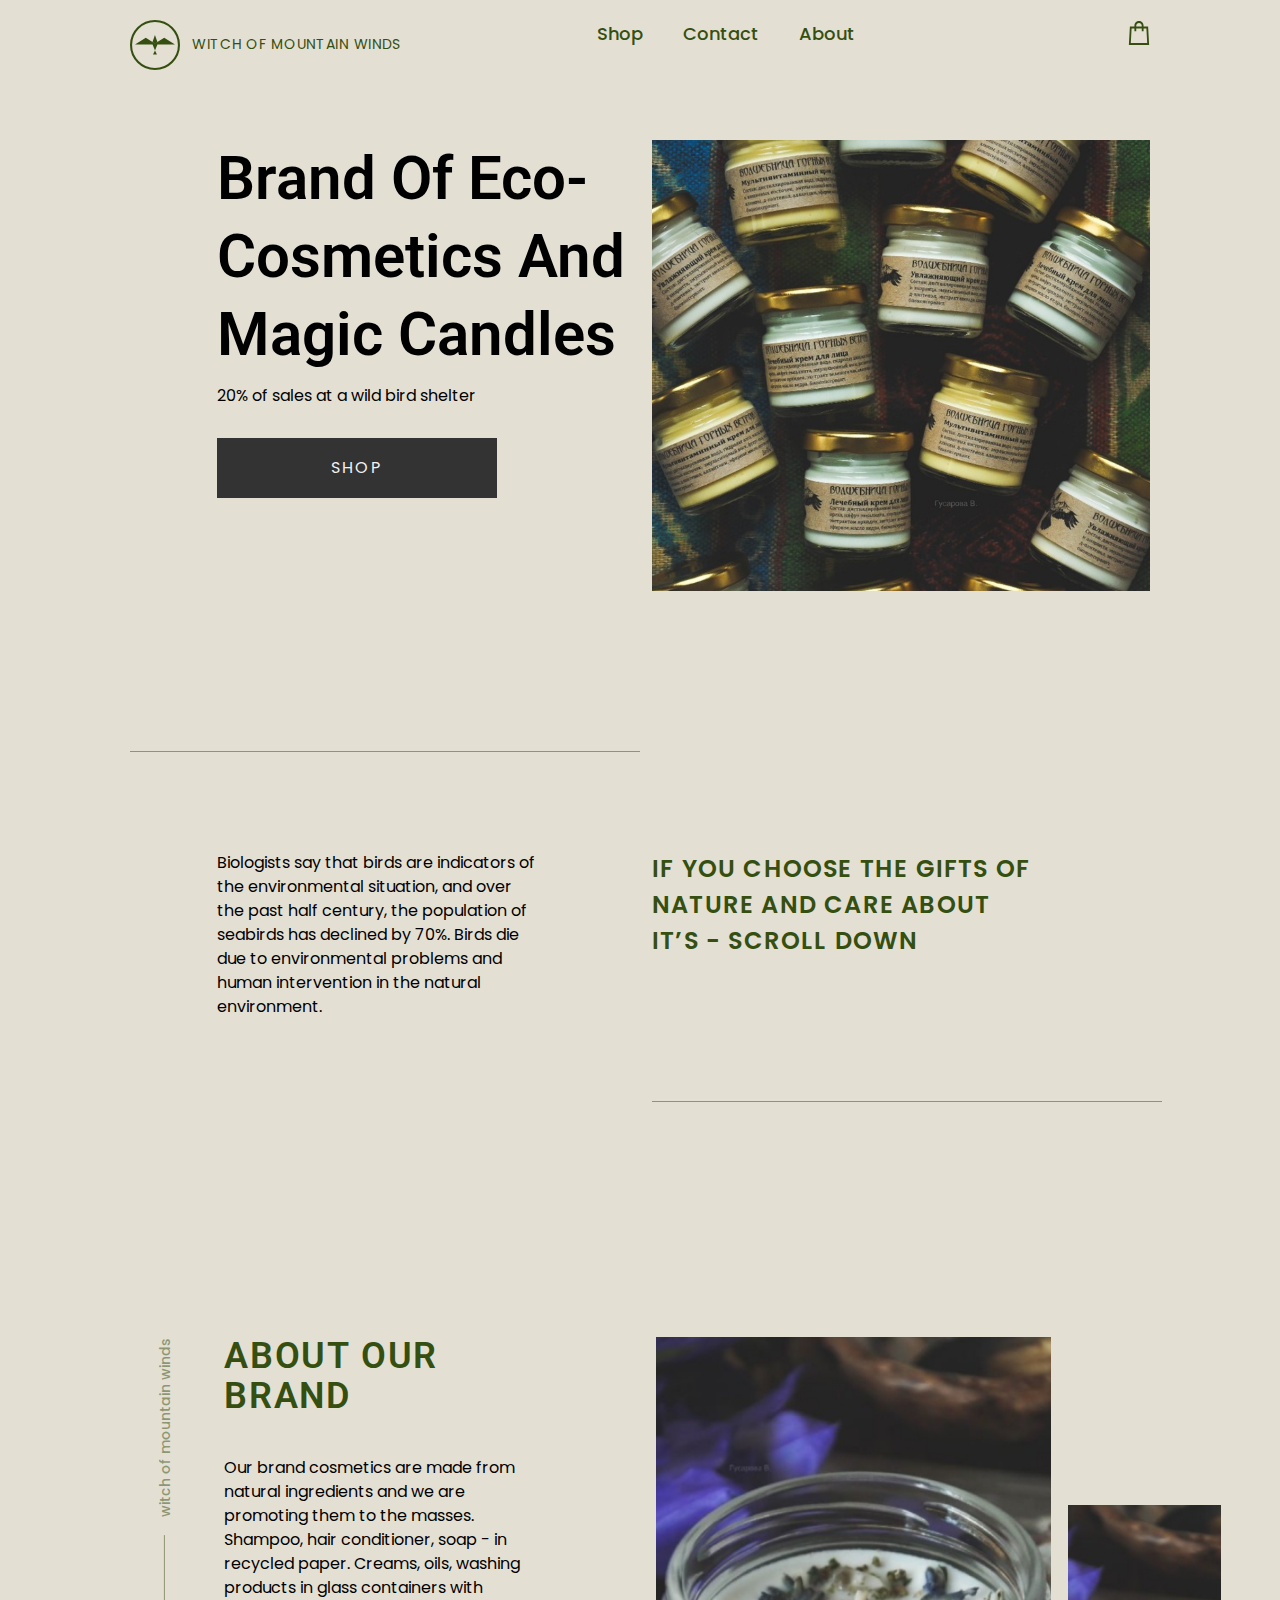
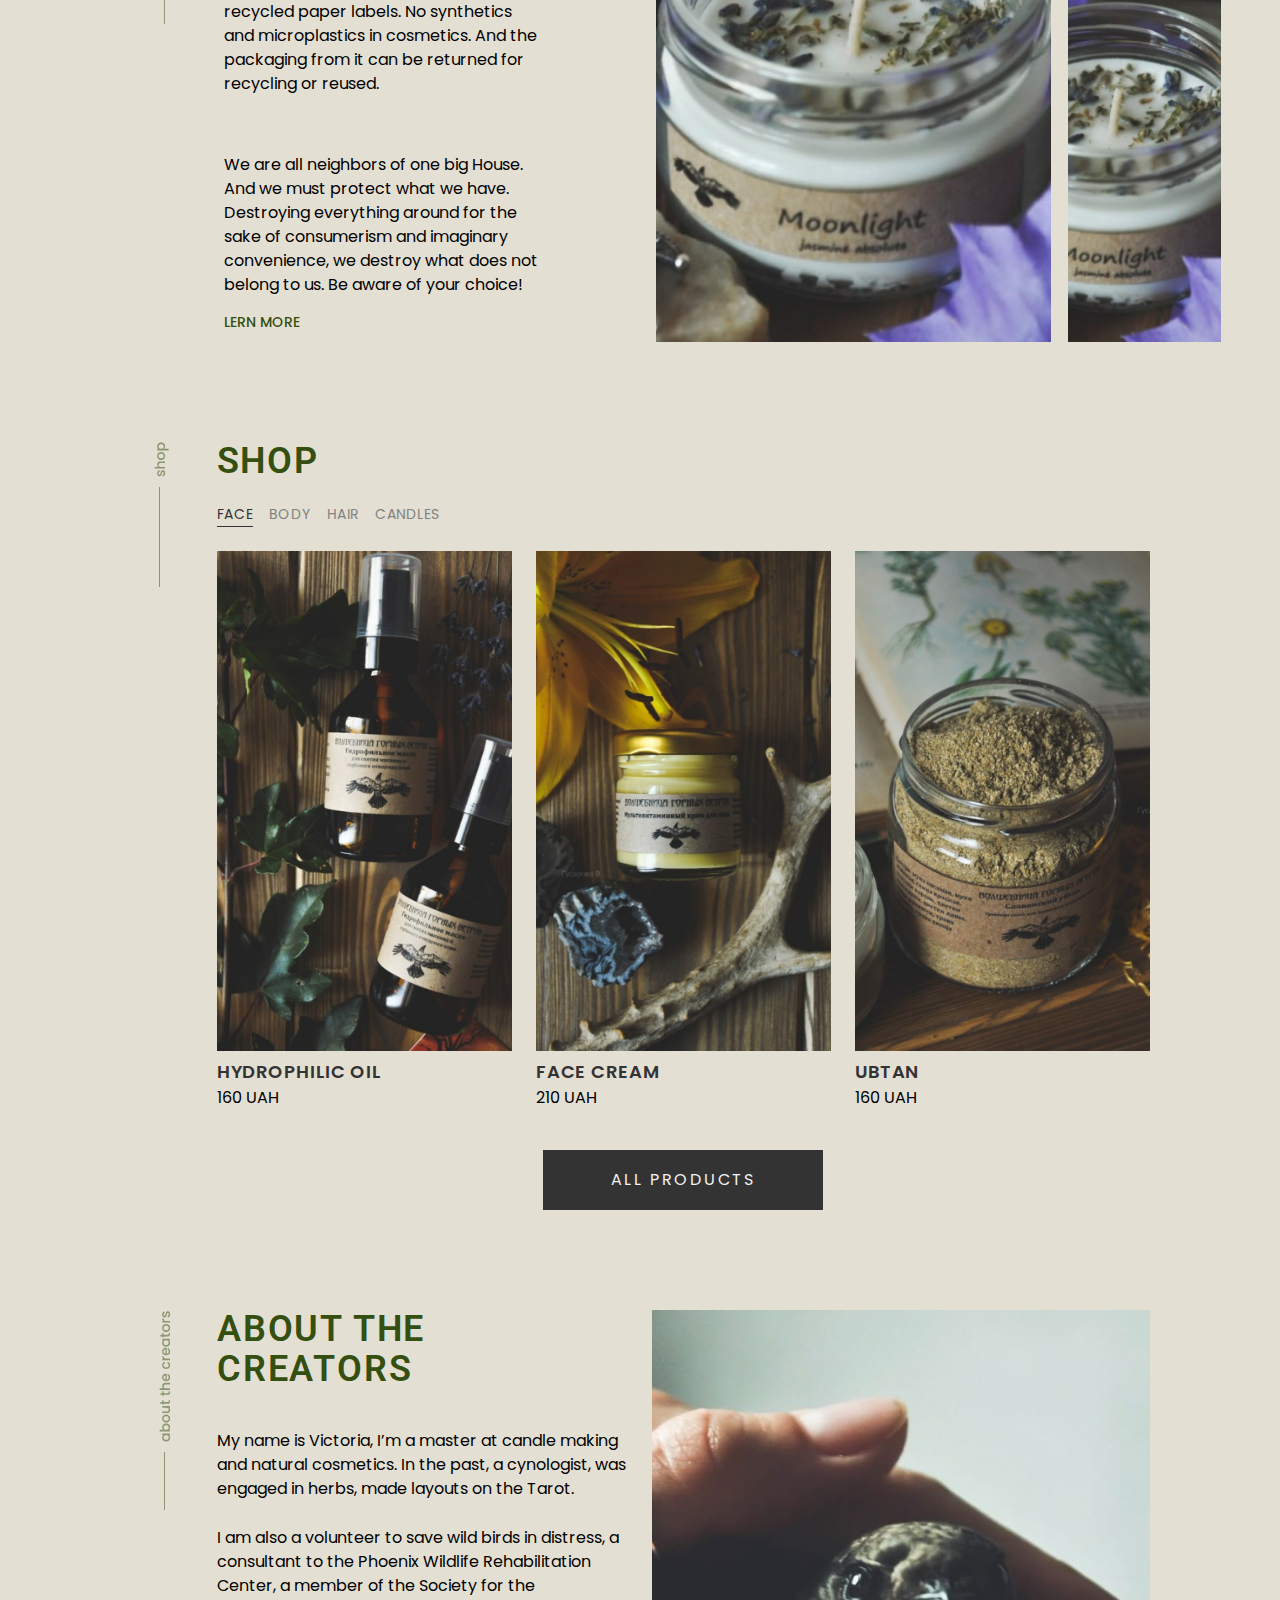
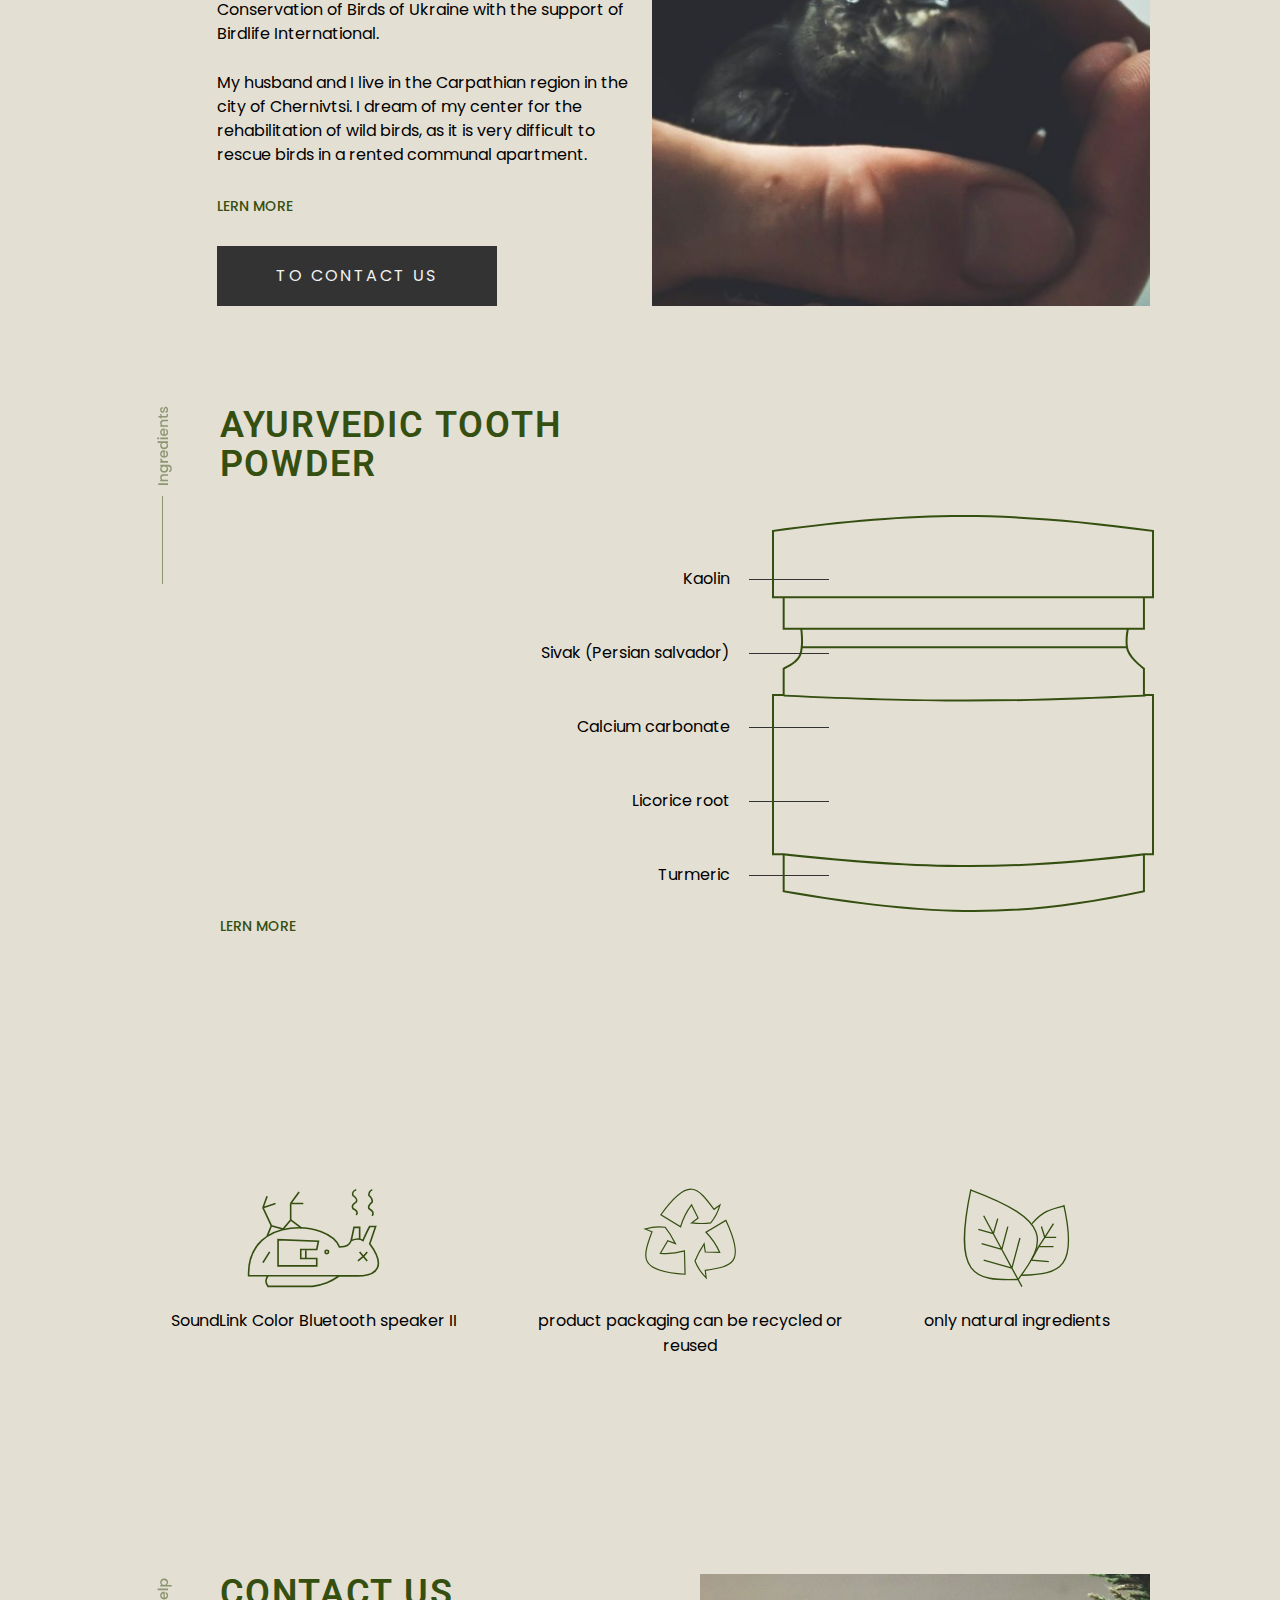
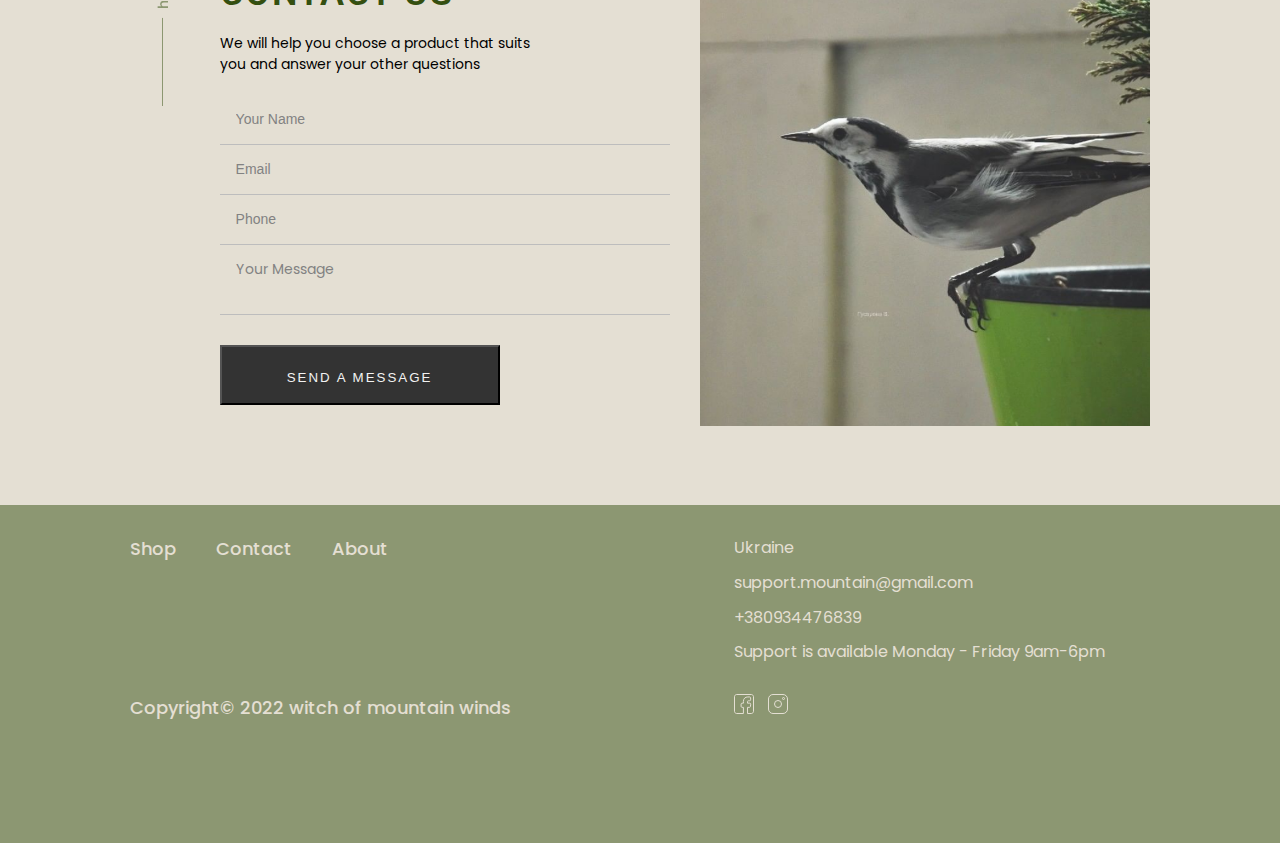
<file: index.html>
<!DOCTYPE html><html lang="en" class="page"><head><meta charset="UTF-8"><meta name="viewport" content="width=device-width, initial-scale=1.0"><title>Eco cosmetics</title><link rel="shortcut icon" href="logo.81797485.svg" type="image/eco-cosmetics"><link rel="stylesheet" href="main.2b374fbc.css"><link rel="preconnect" href="https://fonts.googleapis.com"><link rel="preconnect" href="https://fonts.gstatic.com" crossorigin="anonymus"><link href="https://fonts.googleapis.com/css2?family=Inter:wght@400;700;800&family=Poppins:wght@400;500;600&family=Roboto:wght@400;700&display=swap" rel="stylesheet"><link rel="stylesheet" href="https://unpkg.com/swiper@8/swiper-bundle.min.css"><script src="https://unpkg.com/swiper@8/swiper-bundle.min.js">
    </script></head><body class="page__body"> <header class="page__header header"> <div class="container"> <div class="page__icon-container"> <a href="#menu"> <img src="menu.f4f8c269.svg" alt="menu icon" class="header__icon icon--menu"> </a> <div class="header__logo__text"> witch of mountain winds </div> <a href="#"> <img src="logo.81797485.svg" alt="logo" class="header__icon icon icon--logo"> </a> <nav class="header__nav nav"> <ul class="nav__list"> <li class="nav__list__item"> <a href="#shop" class="header__link">Shop</a> </li> <li class="nav__list__item"> <a href="#contact__f" class="header__link">Contact</a> </li> <li class="nav__list__item"> <a href="#about" class="header__link">About</a> </li> </ul> </nav> <a href="#shop"> <img src="shop-header.ccfb9323.svg" alt="logo" class="header__icon icon icon--shop"> </a> </div> <div class="header__content"> <div class="header__img"> </div> <div class="header__title"> <h1 class="header__title-main"> Brand of eco- <br>cosmetics and magic candles </h1> <div class="header__title-second"> 20% of sales at a wild bird shelter </div> <a href="#shop" class="button header__title-button">shop</a> </div> </div> </div> </header> <nav class="page__menu menu" id="menu"> <div class="container"> <div class="menu__content"> <div class="menu__icon"> <a href="#" class="menu__icon-close"></a> </div> <ul class="menu__list"> <li class="menu__list__item"> <a href="#shop" class="menu__list__link">Shop</a> </li> <li class="menu__list__item"> <a href="#contact__f" class="menu__list__link">Contact</a> </li> <li class="menu__list__item"> <a href="#about" class="menu__list__link">About</a> </li> </ul> </div> </div> </nav> <main> <section class="page__section about__us" id="about"> <div class="container"> <div class="about__us-content"> <div class="about__us-text about__us-text--desktop pargraph-text"> Biologists say that birds are indicators of the environmental situation, and over the past half century, the population of seabirds has declined by 70%. Birds die due to environmental problems and human intervention in the natural environment. </div> <a href="#about__us" class="about__us-title-small"> <div class="about__us-title-small-text"> if you choose the gifts of <br> nature and care about <br> it’s - scroll down </div> </a> </div> <div class="about__us-container" id="about__us"> <div class="before__title"> <div class="before__title-content"> witch of mountain winds </div> </div> <div class="about__us-title"> <h1 class="about__us-title-big page__section__title"> about our brand </h1> <div class="about__us-text"> <p class="about__us-text-tablet pargraph-text"> Our brand cosmetics are made from natural ingredients and we are promoting them to the masses. Shampoo, hair conditioner, soap - in recycled paper. Creams, oils, washing products in glass containers with recycled paper labels. No synthetics and microplastics in cosmetics. And the packaging from it can be returned for recycling or reused. </p> <br> <p class="about__us-text--desktop pargraph-text"> We are all neighbors of one big House. And we must protect what we have. Destroying everything around for the sake of consumerism and imaginary convenience, we destroy what does not belong to us. Be aware of your choice! </p> <div class="about__us-link link"> <a href="#" class="about__us-link-item link">lern more</a> </div> </div> </div> <div class="about__us-img-container"> <img src="candle-big.e4eb2ebc.jpg" alt="candle-big" class="about__us-img about__us-img--big"> <img src="candle-small.e1971f01.jpg" alt="candle" class="about__us-img about__us-img--small"> </div> </div> </div> </section> <section class="page__section shop" id="shop"> <div class="container shop--container"> <div class="shop__title"> <h1 class="page__section__title shop__section__title">Shop</h1> </div> <div class="shop__nav"> <ul class="shop__nav__list tabs__links"> <li class="shop__nav__link"> <a href="#content-1" class="shop__nav__item shop__nav__item--first" checked>face</a> </li> <li class="shop__nav__link"> <a href="#content-2" class="shop__nav__item shop__nav__item--body">body</a> </li> <li class="shop__nav__link"> <a href="#content-3" class="shop__nav__item shop__nav__item--hair">hair</a> </li> <li class="shop__nav__link"> <a href="#content-4" class="shop__nav__item shop__nav__item--candles">candles</a> </li> </ul> </div> <div class="swiper slider"> <div class="shop__gallery swiper-wrapper slider__wrapper"> <div class="shop__gallery-item slider__slide swiper-slide"> <img src="gallery-1.1368a8dc.png" alt="Hydrophilic oil" class="shop__gallery__photo"> <div class="shop__item-title"> <a href="oil.html" class="shop__link">Hydrophilic oil</a> </div> <div class="shop__item-price"> 160 UAH </div> </div> <div class="shop__gallery-item slider__slide swiper-slide shop__gallery-item--tablet"> <img src="gallery-2.92f01d46.png" alt="Face cream" class="shop__gallery__photo"> <div class="shop__item-title"> <a href="face_cream.html" class="shop__link">Face cream</a> </div> <div class="shop__item-price"> 210 UAH </div> </div> <div class="shop__gallery-item slider__slide swiper-slide shop__gallery-item--desktop"> <img src="gallery-3.c9549e8e.png" alt="ubtan" class="shop__gallery__photo"> <div class="shop__item-title"> <a href="ubtan.html" class="shop__link">ubtan</a> </div> <div class="shop__item-price"> 160 UAH </div> </div> </div> </div> <div class="swiper-button-prev slider__button"></div> <div class="swiper-button-next slider__button"></div> <div class="shop__gallery"> <div class="shop__gallery-item"> <img src="gallery-1.1368a8dc.png" alt="Hydrophilic oil" class="shop__gallery__photo"> <div class="shop__item-title"> <a href="oil.html" class="shop__link">Hydrophilic oil</a> </div> <div class="shop__item-price"> 160 UAH </div> </div> <div class="shop__gallery-item shop__gallery-item--tablet"> <img src="gallery-2.92f01d46.png" alt="Face cream" class="shop__gallery__photo"> <div class="shop__item-title"> <a href="face_cream.html" class="shop__link">Face cream</a> </div> <div class="shop__item-price"> 210 UAH </div> </div> <div class="shop__gallery-item shop__gallery-item--desktop"> <img src="gallery-3.c9549e8e.png" alt="ubtan" class="shop__gallery__photo"> <div class="shop__item-title"> <a href="ubtan.html" class="shop__link">ubtan</a> </div> <div class="shop__item-price"> 160 UAH </div> </div> </div> <div class="shop__button"> <a href="face_cream.html" class="button">all products</a> </div> </div> </section> <section class="page__section about__creator" id="about-creator"> <div class="container about__creator--container"> <div class="about__creator__content"> <div class="about__creator__title"> <h1 class="page__section__title about__creator__section__title"> about the <br> creators </h1> </div> <div class="about__creator__text pargraph-text"> My name is Victoria, I’m a master at candle making and natural cosmetics. In the past, a cynologist, was engaged in herbs, made layouts on the Tarot. </div> <br> <div class="about__creator__text pargraph-text"> I am also a volunteer to save wild birds in distress, a consultant to the Phoenix Wildlife Rehabilitation Center, a member of the Society for the Conservation of Birds of Ukraine with the support of Birdlife International. </div> <br> <div class="about__creator__text pargraph-text about__creator__text--desktop"> My husband and I live in the Carpathian region in the city of Chernivtsi. I dream of my center for the rehabilitation of wild birds, as it is very difficult to rescue birds in a rented communal apartment. </div> <div class="about__creator-link link"> <a href="#" class="about__creator-item link">lern more</a> </div> <div class="about__creator__button"> <a href="#contact__f" class="button">to contact us</a> </div> </div> <div class="about__creator-img about__creator-img--tablet"> <img src="bird_in_hends.d12bc3e9.png" alt="bird" class="about__creator__photo"> </div> </div>  </section> <section class="page__section ayurvedic"> <div class="container"> <div class="ayurvedic__container"> <div class="ayurvedic__content"> <div class="ayurvedic__title"> <h1 class="page__section__title"> Ayurvedic Tooth <br> Powder </h1> </div> </div> <div class="ayurvedic__wrapper"> <ul class="ayurvedic__list"> <li class="ayurvedic__item">Kaolin</li> <li class="ayurvedic__item">Sivak (Persian salvador)</li> <li class="ayurvedic__item">Calcium carbonate</li> <li class="ayurvedic__item">Licorice root</li> <li class="ayurvedic__item">Turmeric</li> </ul> <div class="ayurvedic__image"> <img src="jar.ace7f322.svg" alt="jar" class="ayurvedic__photo"> </div> </div> <div class="ayurvedic-link"> <a href="#" class="ayurvedic-item link">lern more</a> </div> </div> </div> </section> <section class="page__section advantage"> <div class="container"> <div class="advantage__container"> <div class="advantages"> <img src="icon-1.ad893929.svg" alt="Bose portable Smart speaker" class="advantages__photo"> <p class="advantages__title"> SoundLink Color Bluetooth speaker II </p> </div> <div class="advantages"> <img src="icon-2.8b550384.svg" alt="SoundLink Flex Bluetooth speaker" class="advantages__photo"> <p class="advantages__title"> product packaging can be recycled or <br> reused </p> </div> <div class="advantages"> <img src="icon-3.75a8b9ad.svg" alt="SoundLink Color Bluetooth speaker II" class="advantages__photo"> <p class="advantages__title"> only natural ingredients </p> </div> </div> </div> </section> <section class="page__section contact__form" id="contact__f"> <div class="container"> <div class="contact__form-wrapper"> <div class="contact__form__content"> <h1 class="page__section__title contact__form__title"> contact us </h1> <div class="contact__form__description"> We will help you choose a product that suits you and answer your other questions </div> <form action="www.action.com" method="get" autocomplete="on" class="contact__form-form"> <input type="text" name="text" class="contact__form__field" placeholder="your name" required> <input type="email" name="email" class="contact__form__field" placeholder="email" required> <input type="phone" name="phone" class="contact__form__field" placeholder="phone" required> <textarea name="textarea" class="contact__form__field contact__form--textarea" placeholder="Your message"></textarea> <div class="contact__form__button"> <button class="button">send a message</button> </div> </form> </div> <div class="contact__form__img"> <img src="bird.64c9efb6.png" alt="bird" class="contact__form__photo"> </div> </div> </div> </section> </main> <footer class="footer"> <div class="container footer--container"> <div class="footer__nav"> <ul class="footer__list"> <li class="footer__list__item"> <a href="#shop" class="footer__link">Shop</a> </li> <li class="footer__list__item"> <a href="#contact__f" class="footer__link">Contact</a> </li> <li class="footer__list__item"> <a href="#about" class="footer__link">About</a> </li> </ul> </div> <div class="footer__icons"> <a href="https://www.facebook.com/" class="footer__icon__link" target="_blank"> <img src="facebook.552bd7ea.svg" alt="facebook" class="footer__icons__item"> </a> <a href="https://www.instagram.com/" class="footer__icon__link" target="_blank"> <img src="instagram.57141b33.svg" alt="instagram" class="footer__icons__item"> </a> </div> <div class="footer__contact__information"> <div class="footer__contact__information__item"> <a href="https://goo.gl/maps/bpHeeobhbmt1eSRQ7" class="footer__contact__information__link">Ukraine</a> </div> <div class="footer__contact__information__item"> <a href="mailto:support.mountain@gmail.com" class="footer__contact__information__link" target="_blank">support.mountain@gmail.com</a> </div> <div class="footer__contact__information__item"> <a href="tel:+380934476839" class="footer__contact__information__link">+380934476839</a> </div> <div class="footer__contact__information__link">Support is available Monday - Friday 9am-6pm</div> </div> <div class="footer__rights"> <div class="footer__rights-text">© 2022 witch of mountain winds</div> </div> </div> </footer> <script type="text/javascript" src="main.b18ad2eb.js">
    </script> </body></html>
</file>
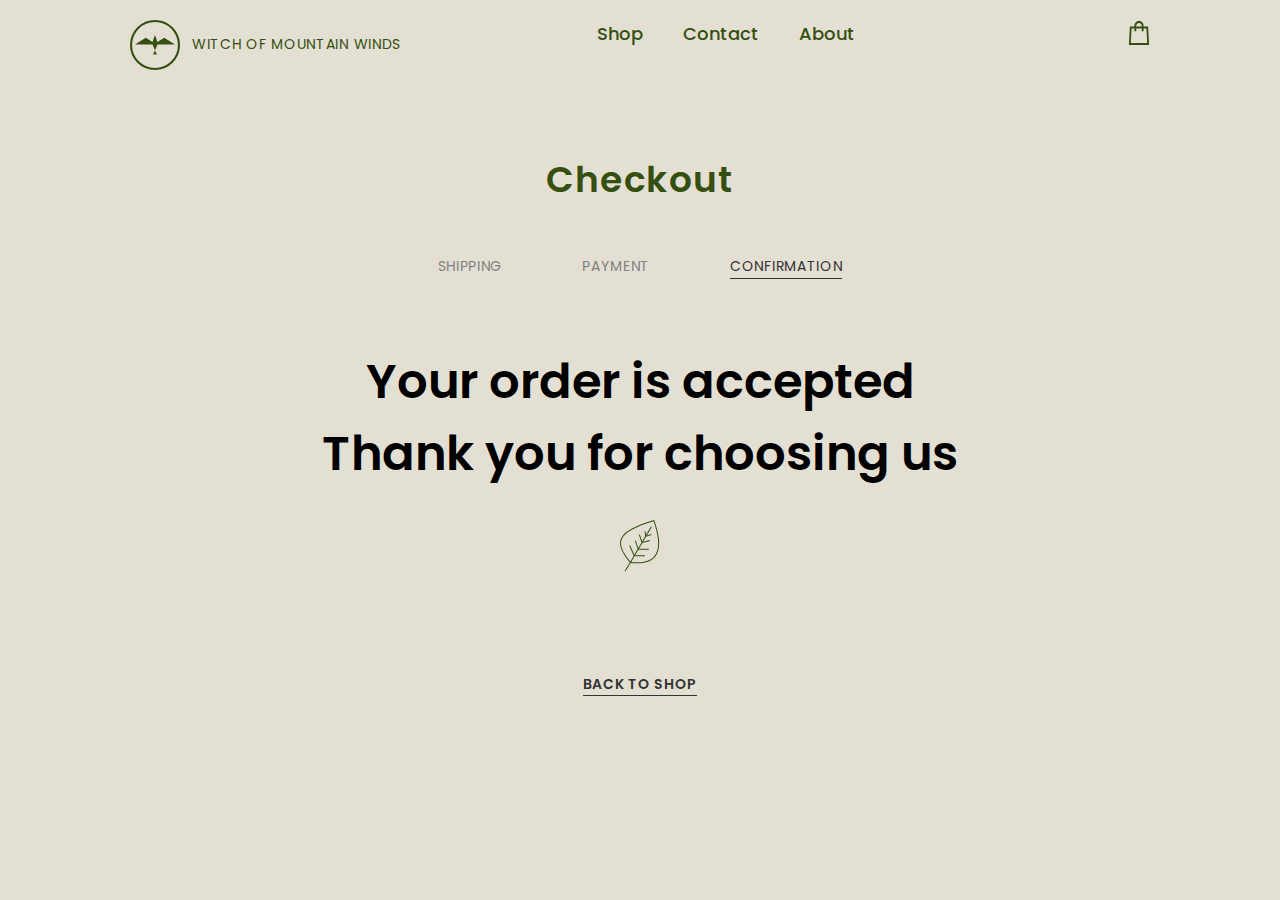
<file: confirmation.html>
<!DOCTYPE html><html lang="en" class="page"><head><meta charset="UTF-8"><meta name="viewport" content="width=device-width, initial-scale=1.0"><title>Eco cosmetics</title><link rel="shortcut icon" href="logo.81797485.svg" type="image/eco-cosmetics"><link rel="stylesheet" href="main.2b374fbc.css"><link rel="preconnect" href="https://fonts.googleapis.com"><link rel="preconnect" href="https://fonts.gstatic.com" crossorigin="anonymus"><link href="https://fonts.googleapis.com/css2?family=Inter:wght@400;700;800&family=Poppins:wght@400;500;600&family=Roboto:wght@400;700&display=swap" rel="stylesheet"><link rel="stylesheet" href="https://unpkg.com/swiper@8/swiper-bundle.min.css"><script src="https://unpkg.com/swiper@8/swiper-bundle.min.js">
    </script></head><body class="page__body"> <header class="page__header header"> <div class="container"> <div class="page__icon-container"> <a href="#menu"> <img src="menu.f4f8c269.svg" alt="menu icon" class="header__icon icon--menu"> </a> <div class="header__logo__text"> witch of mountain winds </div> <a href="#"> <img src="logo.81797485.svg" alt="logo" class="header__icon icon icon--logo"> </a> <nav class="header__nav nav"> <ul class="nav__list"> <li class="nav__list__item"> <a href="index.html#shop" class="header__link">Shop</a> </li> <li class="nav__list__item"> <a href="index.html#contact__f" class="header__link">Contact</a> </li> <li class="nav__list__item"> <a href="index.html#about" class="header__link">About</a> </li> </ul> </nav> <a href="index.html#shop"> <img src="shop-header.ccfb9323.svg" alt="logo" class="header__icon icon icon--shop"> </a> </div> </div> </header> <nav class="page__menu menu" id="menu"> <div class="container"> <div class="menu__content"> <div class="menu__icon"> <a href="./index" class="menu__icon-close"></a> </div> <ul class="menu__list"> <li class="menu__list__item"> <a href="index.html#shop" class="menu__list__link">Shop</a> </li> <li class="menu__list__item"> <a href="index.html#contact__f" class="menu__list__link">Contact</a> </li> <li class="menu__list__item"> <a href="index.html#about" class="menu__list__link">About</a> </li> </ul> </div> </div> </nav> <main> <section class="page__section order__form" id="contact__f"> <div class="container"> <div class="order__form-wrapper"> <div class="order__form__content"> <div class="order__form__checkout"> checkout </div> <div class="order__form__shipping"> confirmation </div> </div> <div class="order__form__nav"> <ul class="shop__nav__list order__form__nav__list"> <li class="shop__nav__link"> <a href="#content-1" class="shop__nav__item" checked>shipping</a> </li> <li class="shop__nav__link"> <a href="#content-2" class="shop__nav__item shop__nav__item--body">payment</a> </li> <li class="shop__nav__link"> <a href="#content-3" class="shop__nav__item shop__nav__item--hair shop__nav__item--first">confirmation</a> </li> </ul> </div> <div class="order__form-tnks-text"> Your order is accepted <br> Thank you for choosing us </div> <div class="order__form__icon"> <img src="leaf.8a1fd771.svg" alt="leaf"> </div> <div class="order__form__link-content"> <a href="index.html" class="order__form__link-back">back to shop</a> </div> </div> </div> </section> </main> <script type="text/javascript" src="main.b18ad2eb.js">
    </script> </body></html>
</file>
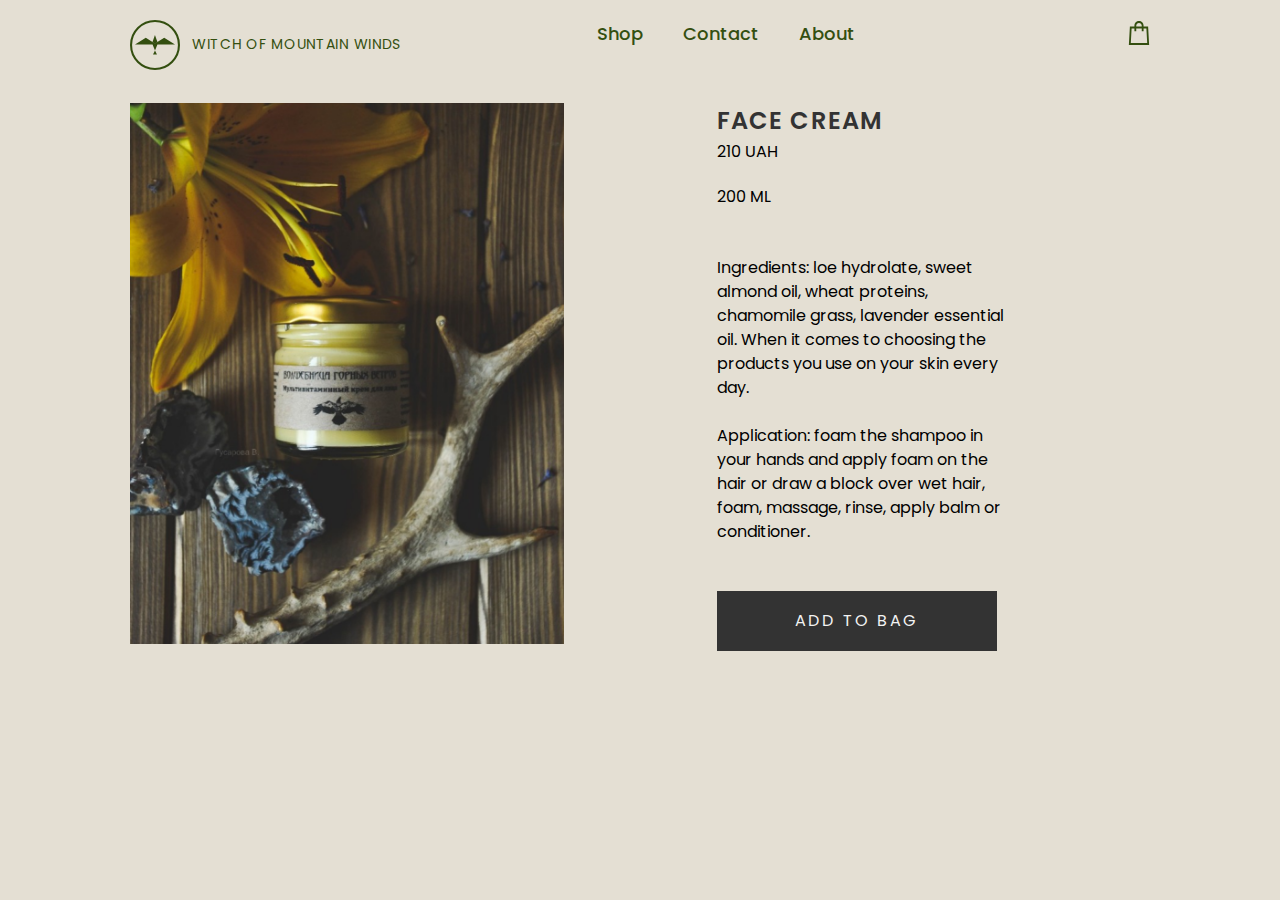
<file: face_cream.html>
<!DOCTYPE html><html lang="en" class="page"><head><meta charset="UTF-8"><meta name="viewport" content="width=device-width, initial-scale=1.0"><title>Eco cosmetics</title><link rel="stylesheet" href="main.2b374fbc.css"><link rel="preconnect" href="https://fonts.googleapis.com"><link rel="preconnect" href="https://fonts.gstatic.com" crossorigin="anonymus"><link href="https://fonts.googleapis.com/css2?family=Inter:wght@400;700;800&family=Poppins:wght@400;500;600&family=Roboto:wght@400;700&display=swap" rel="stylesheet"><link rel="stylesheet" href="https://unpkg.com/swiper@8/swiper-bundle.min.css"><script src="https://unpkg.com/swiper@8/swiper-bundle.min.js">
    </script></head><body class="page__body"> <header class="page__header header"> <div class="container"> <div class="page__icon-container"> <a href="#menu"> <img src="menu.f4f8c269.svg" alt="menu icon" class="header__icon icon--menu"> </a> <div class="header__logo__text"> witch of mountain winds </div> <a href="./index"> <img src="logo.81797485.svg" alt="logo" class="header__icon icon icon--logo"> </a> <nav class="header__nav nav"> <ul class="nav__list"> <li class="nav__list__item"> <a href="index.html#shop" class="header__link">Shop</a> </li> <li class="nav__list__item"> <a href="index.html#contact__f" class="header__link">Contact</a> </li> <li class="nav__list__item"> <a href="index.html#about" class="header__link">About</a> </li> </ul> </nav> <a href="#"> <img src="shop-header.ccfb9323.svg" alt="logo" class="header__icon icon icon--shop"> </a> </div> </div> </header> <nav class="page__menu menu" id="menu"> <div class="container"> <div class="menu__content"> <div class="menu__icon"> <a href="#" class="menu__icon-close"></a> </div> <ul class="menu__list"> <li class="menu__list__item"> <a href="index.html#shop" class="menu__list__link">Shop</a> </li> <li class="menu__list__item"> <a href="index.html#contact__f" class="menu__list__link">Contact</a> </li> <li class="menu__list__item"> <a href="index.html#about" class="menu__list__link">About</a> </li> </ul> </div> </div> </nav> <main> <section class="page__section oil__gallery" id="shop"> <div class="container oil__gallery--container"> <div class="oil__gallery oil__gallery--tablet"> <div class="oil__gallery__wrapper"> <div class="oil__gallery__item-title"> <a href="#" class="oil__gallery__link shop__link">Hydrophilic oil</a> <div class="oil__gallery__item-price"> 160 UAH </div> <div class="oil__gallery__item-parametr"> 30G </div> </div> <div class="oil__gallery__img"> <img src="gallery-2.92f01d46.png" alt="Hydrophilic oil" class="oil__gallery__photo"> </div> <div class="oil__gallery__content"> <div class="oil__gallery__item-title--tablet"> <a href="#" class="oil__gallery__link shop__link">Face cream</a> <div class="oil__gallery__item-price"> 210 UAH </div> <div class="oil__gallery__item-parametr"> 200 ML </div> </div> <div class="oil__gallery__button"> <a href="form.html" class="button">add to bag</a> </div> <div class="oil__gallery__ingrediance"> <div class="oil__gallery__ingrediance__content"> Ingredients: loe hydrolate, sweet almond oil, wheat proteins, chamomile grass, lavender essential oil. When it comes to choosing the products you use on your skin every day. <br><br> Application: foam the shampoo in your hands and apply foam on the hair or draw a block over wet hair, foam, massage, rinse, apply balm or conditioner. </div> </div> <div class="oil__gallery__button--tablet"> <a href="form.html" class="button">add to bag</a> </div> </div> </div> </div> </div> </section> </main> </body></html>
</file>
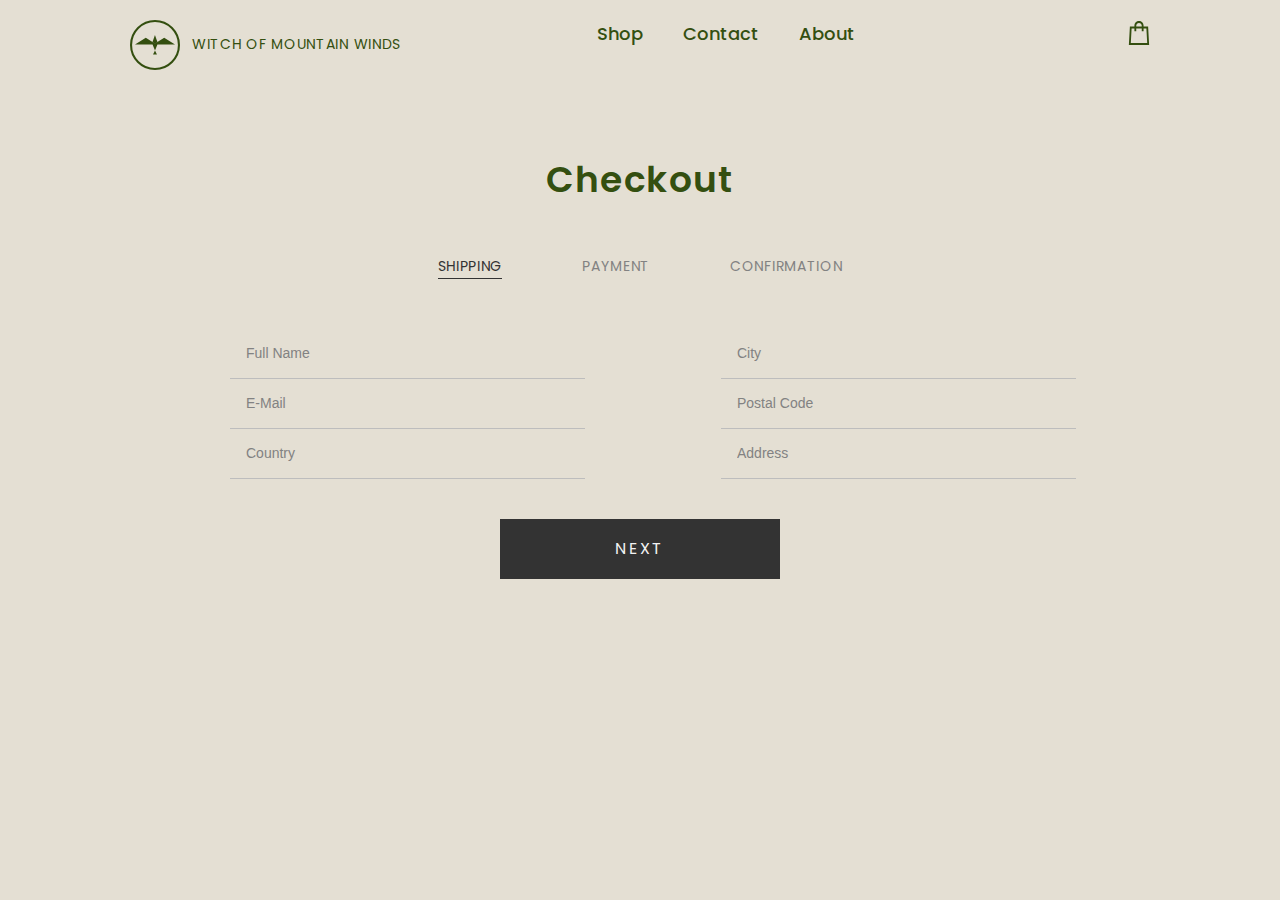
<file: form.html>
<!DOCTYPE html><html lang="en" class="page"><head><meta charset="UTF-8"><meta name="viewport" content="width=device-width, initial-scale=1.0"><title>Eco cosmetics</title><link rel="shortcut icon" href="logo.81797485.svg" type="image/eco-cosmetics"><link rel="stylesheet" href="main.2b374fbc.css"><link rel="preconnect" href="https://fonts.googleapis.com"><link rel="preconnect" href="https://fonts.gstatic.com" crossorigin="anonymus"><link href="https://fonts.googleapis.com/css2?family=Inter:wght@400;700;800&family=Poppins:wght@400;500;600&family=Roboto:wght@400;700&display=swap" rel="stylesheet"><link rel="stylesheet" href="https://unpkg.com/swiper@8/swiper-bundle.min.css"><script src="https://unpkg.com/swiper@8/swiper-bundle.min.js">
    </script></head><body class="page__body"> <header class="page__header header"> <div class="container"> <div class="page__icon-container"> <a href="#menu"> <img src="menu.f4f8c269.svg" alt="menu icon" class="header__icon icon--menu"> </a> <div class="header__logo__text"> witch of mountain winds </div> <a href="#"> <img src="logo.81797485.svg" alt="logo" class="header__icon icon icon--logo"> </a> <nav class="header__nav nav"> <ul class="nav__list"> <li class="nav__list__item"> <a href="index.html#shop" class="header__link">Shop</a> </li> <li class="nav__list__item"> <a href="index.html#contact__f" class="header__link">Contact</a> </li> <li class="nav__list__item"> <a href="index.html#about" class="header__link">About</a> </li> </ul> </nav> <a href="#"> <img src="shop-header.ccfb9323.svg" alt="logo" class="header__icon icon icon--shop"> </a> </div> </div> </header> <nav class="page__menu menu" id="menu"> <div class="container"> <div class="menu__content"> <div class="menu__icon"> <a href="./index" class="menu__icon-close"></a> </div> <ul class="menu__list"> <li class="menu__list__item"> <a href="index.html#shop" class="menu__list__link">Shop</a> </li> <li class="menu__list__item"> <a href="index.html#contact__f" class="menu__list__link">Contact</a> </li> <li class="menu__list__item"> <a href="index.html#about" class="menu__list__link">About</a> </li> </ul> </div> </div> </nav> <main> <section class="page__section order__form" id="contact__f"> <div class="container"> <div class="order__form-wrapper"> <div class="order__form__content"> <div class="order__form__checkout"> checkout </div> <div class="order__form__shipping"> shipping </div> </div> <div class="order__form__nav"> <ul class="shop__nav__list order__form__nav__list"> <li class="shop__nav__link"> <a href="#content-1" class="shop__nav__item shop__nav__item--first" checked>shipping</a> </li> <li class="shop__nav__link"> <a href="#content-2" class="shop__nav__item shop__nav__item--body">payment</a> </li> <li class="shop__nav__link"> <a href="#content-3" class="shop__nav__item shop__nav__item--hair">confirmation</a> </li> </ul> </div> <form action="/" class="order__form-form"> <div class="order__form-form-wrapper"> <div class="order__form-form--1"> <input type="text" name="text" class="contact__form__field order__form__field" placeholder="Full Name" required> <input type="email" name="email" class="contact__form__field order__form__field" placeholder="e-mail" required> <input type="text" name="country" class="contact__form__field order__form__field" placeholder="Country" required> </div> <div class="order__form-form--2"> <input type="text" name="city" class="contact__form__field order__form__field" placeholder="City" required> <input type="number" name="postal code" class="contact__form__field order__form__field" placeholder="Postal code" required> <input type="text" name="address" class="contact__form__field order__form__field" placeholder="Address" required> </div> </div> <div class="order__form__button"> <a href="payment.html" class="button"> Next </a> </div> </form> </div> </div> </section> </main> <script src="main.b18ad2eb.js">$("#btn_click").on("click",function(){window.location="./payment.html"});</script> </body></html>
</file>
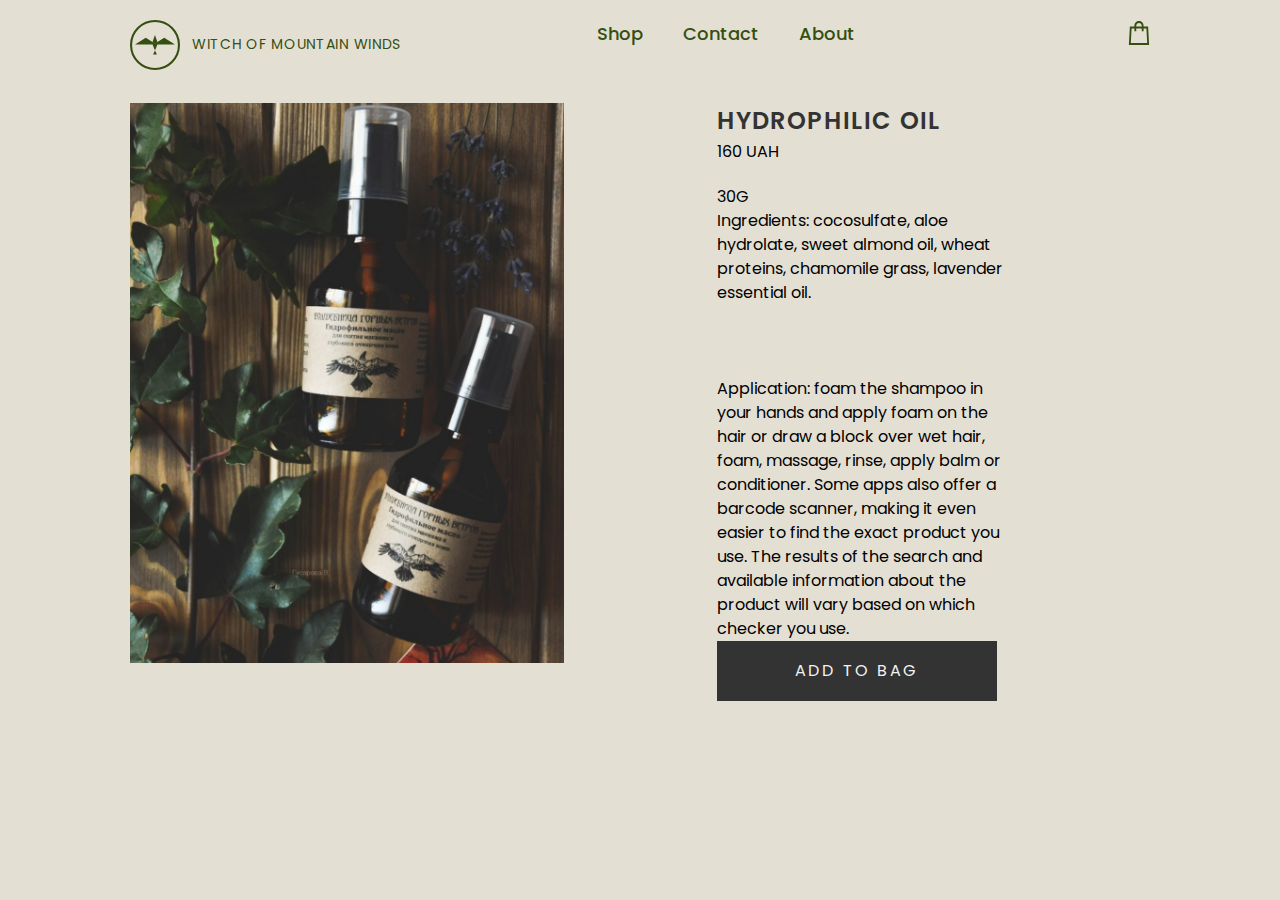
<file: oil.html>
<!DOCTYPE html><html lang="en" class="page"><head><meta charset="UTF-8"><meta name="viewport" content="width=device-width, initial-scale=1.0"><title>Eco cosmetics</title><link rel="stylesheet" href="main.2b374fbc.css"><link rel="preconnect" href="https://fonts.googleapis.com"><link rel="preconnect" href="https://fonts.gstatic.com" crossorigin="anonymus"><link href="https://fonts.googleapis.com/css2?family=Inter:wght@400;700;800&family=Poppins:wght@400;500;600&family=Roboto:wght@400;700&display=swap" rel="stylesheet"><link rel="stylesheet" href="https://unpkg.com/swiper@8/swiper-bundle.min.css"><script src="https://unpkg.com/swiper@8/swiper-bundle.min.js">
    </script></head><body class="page__body"> <header class="page__header header"> <div class="container"> <div class="page__icon-container"> <a href="#menu"> <img src="menu.f4f8c269.svg" alt="menu icon" class="header__icon icon--menu"> </a> <div class="header__logo__text"> witch of mountain winds </div> <a href="./index"> <img src="logo.81797485.svg" alt="logo" class="header__icon icon icon--logo"> </a> <nav class="header__nav nav"> <ul class="nav__list"> <li class="nav__list__item"> <a href="index.html#shop" class="header__link">Shop</a> </li> <li class="nav__list__item"> <a href="index.html#contact__f" class="header__link">Contact</a> </li> <li class="nav__list__item"> <a href="index.html#about" class="header__link">About</a> </li> </ul> </nav> <a href="#"> <img src="shop-header.ccfb9323.svg" alt="logo" class="header__icon icon icon--shop"> </a> </div> </div> </header> <nav class="page__menu menu" id="menu"> <div class="container"> <div class="menu__content"> <div class="menu__icon"> <a href="#" class="menu__icon-close"></a> </div> <ul class="menu__list"> <li class="menu__list__item"> <a href="index.html#shop" class="menu__list__link">Shop</a> </li> <li class="menu__list__item"> <a href="index.html#contact__f" class="menu__list__link">Contact</a> </li> <li class="menu__list__item"> <a href="index.html#about" class="menu__list__link">About</a> </li> </ul> </div> </div> </nav> <main> <section class="page__section oil__gallery" id="shop"> <div class="container oil__gallery--container"> <div class="oil__gallery oil__gallery--tablet"> <div class="oil__gallery__wrapper"> <div class="oil__gallery__item-title"> <a href="#" class="oil__gallery__link shop__link">Hydrophilic oil</a> <div class="oil__gallery__item-price"> 160 UAH </div> <div class="oil__gallery__item-parametr"> 30G </div> </div> <div class="oil__gallery__img"> <img src="gallery-1.1368a8dc.png" alt="Hydrophilic oil" class="oil__gallery__photo"> </div> <div class="oil__gallery__content"> <div class="oil__gallery__item-title--tablet"> <a href="#" class="oil__gallery__link shop__link">Hydrophilic oil</a> <div class="oil__gallery__item-price"> 160 UAH </div> <div class="oil__gallery__item-parametr"> 30G </div> </div> <div class="oil__gallery__button"> <a href="form.html" class="button">add to bag</a> </div> <div class="oil__gallery__ingrediance"> <div class="oil__gallery__ingrediance__content"> Ingredients: cocosulfate, aloe hydrolate, sweet almond oil, wheat proteins, chamomile grass, lavender essential oil. <br><br><br><br> Application: foam the shampoo in your hands and apply foam on the hair or draw a block over wet hair, foam, massage, rinse, apply balm or conditioner. Some apps also offer a barcode scanner, making it even easier to find the exact product you use. The results of the search and available information about the product will vary based on which checker you use. </div> </div> <div class="oil__gallery__button--tablet"> <a href="form.html" class="button">add to bag</a> </div> </div> </div> </div> </div> </section> </main> </body></html>
</file>
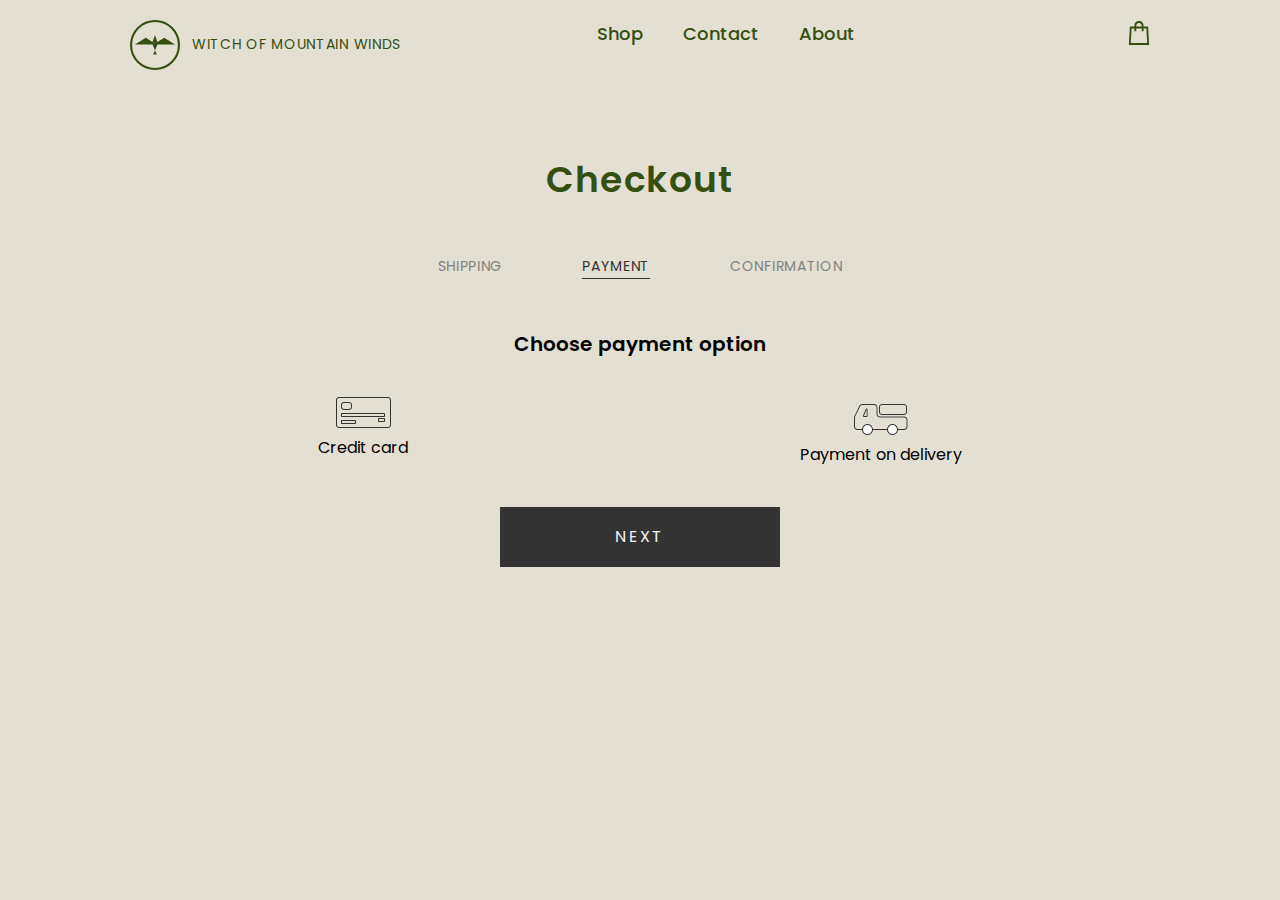
<file: payment.html>
<!DOCTYPE html><html lang="en" class="page"><head><meta charset="UTF-8"><meta name="viewport" content="width=device-width, initial-scale=1.0"><title>Eco cosmetics</title><link rel="shortcut icon" href="logo.81797485.svg" type="image/eco-cosmetics"><link rel="stylesheet" href="main.2b374fbc.css"><link rel="preconnect" href="https://fonts.googleapis.com"><link rel="preconnect" href="https://fonts.gstatic.com" crossorigin="anonymus"><link href="https://fonts.googleapis.com/css2?family=Inter:wght@400;700;800&family=Poppins:wght@400;500;600&family=Roboto:wght@400;700&display=swap" rel="stylesheet"><link rel="stylesheet" href="https://unpkg.com/swiper@8/swiper-bundle.min.css"><script src="https://unpkg.com/swiper@8/swiper-bundle.min.js">
    </script></head><body class="page__body"> <header class="page__header header"> <div class="container"> <div class="page__icon-container"> <a href="#menu"> <img src="menu.f4f8c269.svg" alt="menu icon" class="header__icon icon--menu"> </a> <div class="header__logo__text"> witch of mountain winds </div> <a href="#"> <img src="logo.81797485.svg" alt="logo" class="header__icon icon icon--logo"> </a> <nav class="header__nav nav"> <ul class="nav__list"> <li class="nav__list__item"> <a href="index.html#shop" class="header__link">Shop</a> </li> <li class="nav__list__item"> <a href="index.html#contact__f" class="header__link">Contact</a> </li> <li class="nav__list__item"> <a href="index.html#about" class="header__link">About</a> </li> </ul> </nav> <a href="#"> <img src="shop-header.ccfb9323.svg" alt="logo" class="header__icon icon icon--shop"> </a> </div> </div> </header> <nav class="page__menu menu" id="menu"> <div class="container"> <div class="menu__content"> <div class="menu__icon"> <a href="./index" class="menu__icon-close"></a> </div> <ul class="menu__list"> <li class="menu__list__item"> <a href="index.html#shop" class="menu__list__link">Shop</a> </li> <li class="menu__list__item"> <a href="index.html#contact__f" class="menu__list__link">Contact</a> </li> <li class="menu__list__item"> <a href="index.html#about" class="menu__list__link">About</a> </li> </ul> </div> </div> </nav> <main> <section class="page__section order__form" id="contact__f"> <div class="container"> <div class="order__form-wrapper"> <div class="order__form__content"> <div class="order__form__checkout"> checkout </div> <div class="order__form__shipping"> payment </div> </div> <div class="order__form__nav"> <ul class="shop__nav__list order__form__nav__list"> <li class="shop__nav__link"> <a href="#content-1" class="shop__nav__item" checked>shipping</a> </li> <li class="shop__nav__link"> <a href="#content-2" class="shop__nav__item shop__nav__item--body shop__nav__item--first">payment</a> </li> <li class="shop__nav__link"> <a href="#content-3" class="shop__nav__item shop__nav__item--hair">confirmation</a> </li> </ul> </div> <div class="order__form__text"> Choose payment option </div> <div class="order__form__payment-wrapper"> <div class="order__form__payment-item"> <a href="#" class="order__form__payment-icon"> <img src="card.8a48bd99.svg" alt="card"> </a> <div class="order__form__payment-title"> Credit card </div> </div> <div class="order__form__payment-item"> <a href="#" class="order__form__payment-icon order__form__payment-icon--second"> <img src="track.610cae86.svg" alt="card"> </a> <div class="order__form__payment-title"> Payment on delivery </div> </div> </div> <div class="order__form__button"> <a href="confirmation.html" class="button"> Next </a> </div> </div> </div> </section> </main> <script type="text/javascript" src="main.b18ad2eb.js">
    </script> </body></html>
</file>
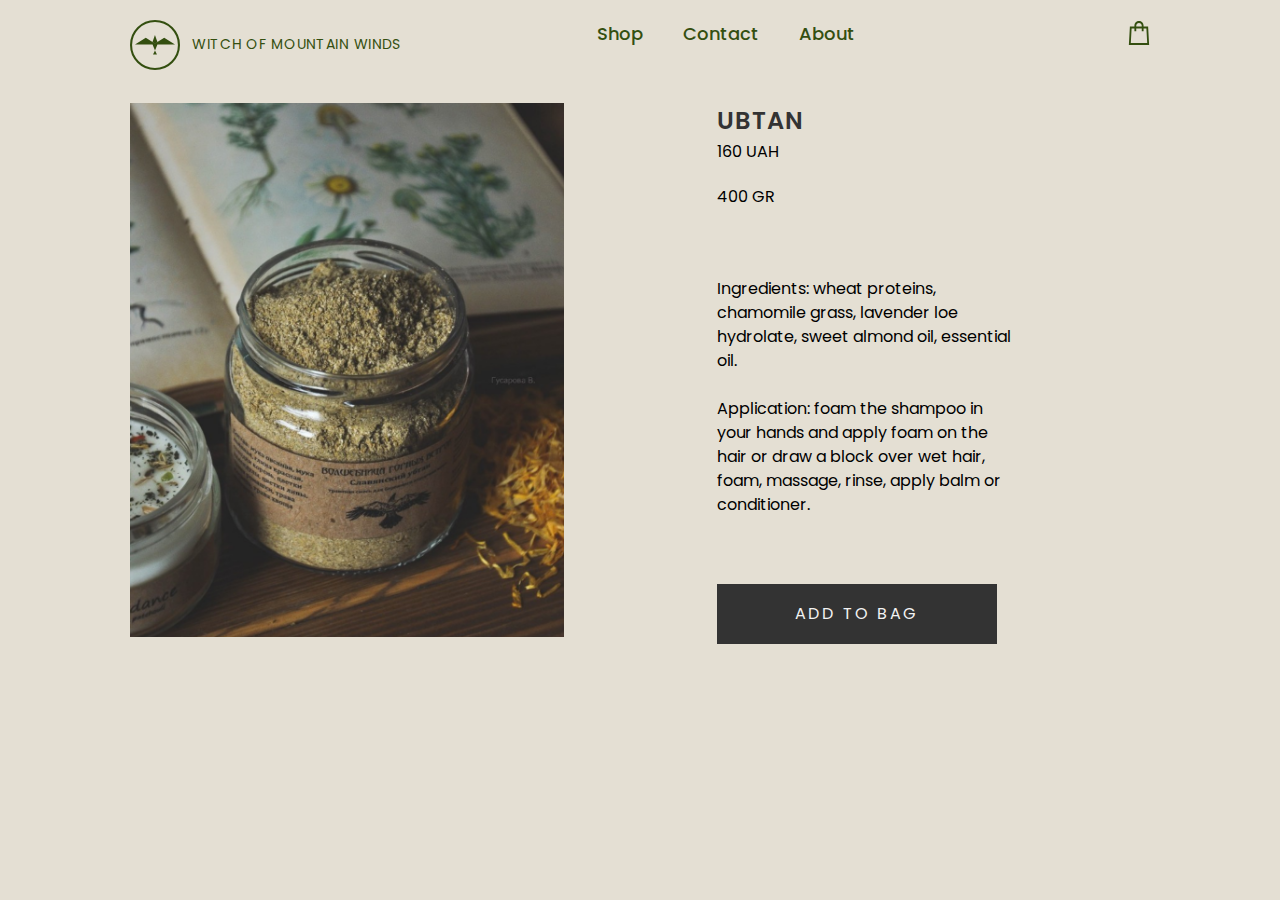
<file: ubtan.html>
<!DOCTYPE html><html lang="en" class="page"><head><meta charset="UTF-8"><meta name="viewport" content="width=device-width, initial-scale=1.0"><title>Eco cosmetics</title><link rel="stylesheet" href="main.2b374fbc.css"><link rel="preconnect" href="https://fonts.googleapis.com"><link rel="preconnect" href="https://fonts.gstatic.com" crossorigin="anonymus"><link href="https://fonts.googleapis.com/css2?family=Inter:wght@400;700;800&family=Poppins:wght@400;500;600&family=Roboto:wght@400;700&display=swap" rel="stylesheet"><link rel="stylesheet" href="https://unpkg.com/swiper@8/swiper-bundle.min.css"><script src="https://unpkg.com/swiper@8/swiper-bundle.min.js">
    </script></head><body class="page__body"> <header class="page__header header"> <div class="container"> <div class="page__icon-container"> <a href="#menu"> <img src="menu.f4f8c269.svg" alt="menu icon" class="header__icon icon--menu"> </a> <div class="header__logo__text"> witch of mountain winds </div> <a href="./index"> <img src="logo.81797485.svg" alt="logo" class="header__icon icon icon--logo"> </a> <nav class="header__nav nav"> <ul class="nav__list"> <li class="nav__list__item"> <a href="index.html#shop" class="header__link">Shop</a> </li> <li class="nav__list__item"> <a href="index.html#contact__f" class="header__link">Contact</a> </li> <li class="nav__list__item"> <a href="index.html#about" class="header__link">About</a> </li> </ul> </nav> <a href="#"> <img src="shop-header.ccfb9323.svg" alt="logo" class="header__icon icon icon--shop"> </a> </div> </div> </header> <nav class="page__menu menu" id="menu"> <div class="container"> <div class="menu__content"> <div class="menu__icon"> <a href="#" class="menu__icon-close"></a> </div> <ul class="menu__list"> <li class="menu__list__item"> <a href="index.html#shop" class="menu__list__link">Shop</a> </li> <li class="menu__list__item"> <a href="index.html#contact__f" class="menu__list__link">Contact</a> </li> <li class="menu__list__item"> <a href="index.html#about" class="menu__list__link">About</a> </li> </ul> </div> </div> </nav> <main> <section class="page__section oil__gallery" id="shop"> <div class="container oil__gallery--container"> <div class="oil__gallery oil__gallery--tablet"> <div class="oil__gallery__wrapper"> <div class="oil__gallery__item-title"> <a href="#" class="oil__gallery__link shop__link">Hydrophilic oil</a> <div class="oil__gallery__item-price"> 160 UAH </div> <div class="oil__gallery__item-parametr"> 30G </div> </div> <div class="oil__gallery__img"> <img src="gallery-3.c9549e8e.png" alt="Hydrophilic oil" class="oil__gallery__photo"> </div> <div class="oil__gallery__content"> <div class="oil__gallery__item-title--tablet"> <a href="#" class="oil__gallery__link shop__link">ubtan</a> <div class="oil__gallery__item-price"> 160 UAH </div> <div class="oil__gallery__item-parametr"> 400 GR </div> </div> <div class="oil__gallery__button"> <a href="form.html" class="button">add to bag</a> </div> <div class="oil__gallery__ingrediance"> <div class="oil__gallery__ingrediance__content"> Ingredients: wheat proteins, chamomile grass, lavender loe hydrolate, sweet almond oil, essential oil. <br><br> Application: foam the shampoo in your hands and apply foam on the hair or draw a block over wet hair, foam, massage, rinse, apply balm or conditioner. </div> </div> <div class="oil__gallery__button--tablet"> <a href="form.html" class="button">add to bag</a> </div> </div> </div> </div> </div> </section> </main> </body></html>
</file>
<file: main.2b374fbc.css>
h1{font-family:Roboto,sans-serif;font-weight:400}.header__icon{transition:all .4s;cursor:pointer}.header__icon:hover{transform:rotate(1turn)}.header__content{display:grid;margin-top:20px}@media (min-width:767px){.header__content{grid-template-columns:repeat(6,1fr);column-gap:24px}}@media (min-width:1279px){.header__content{margin-top:87px;grid-template-columns:repeat(12,1fr);column-gap:24px}}.header__img{position:absolute;right:0;background-image:url(header-img.00426542.png);background-size:cover;width:100%;height:267px;background-position:50%;transition:all .4s;cursor:pointer}@media (min-width:767px){.header__img{position:relative;height:500px;width:100%;grid-column:1/-1}}@media (min-width:1279px){.header__img{position:relative;width:100%;height:451px;grid-column:7/-1;grid-row:1}}.header__img:hover{transform:scale(90%)}.header__title{margin-top:292px;display:flex;flex-direction:column}@media (min-width:767px){.header__title{position:relative;margin:50px 0 0;grid-column:2/6}}@media (min-width:1279px){.header__title{position:relative;margin:0;grid-column:2/7;grid-row:1}}.header__title-main{align-self:center;font-weight:600;font-size:24px;line-height:130%;margin-bottom:10px;text-align:center}@media (min-width:767px){.header__title-main{font-weight:600;font-size:36px;line-height:150%;text-align:center;text-transform:capitalize}}@media (min-width:1279px){.header__title-main{align-self:start;text-align:left;font-weight:600;font-size:60px;line-height:130%}}.header__title-second{align-self:center;margin-bottom:30px}@media (min-width:1279px){.header__title-second{align-self:start}}@media (min-width:767px){.header__title-second{font-weight:400;font-size:16px;line-height:150%}}.header__title-button{align-self:center}@media (min-width:1279px){.header__title-button{align-self:start}}.header__logo__text{display:none;transition:all .4s;cursor:pointer}.header__logo__text:hover{transform:scale(105%)}@media (min-width:1279px){.header__logo__text{position:absolute;display:block;margin-left:62px;top:15px;font-weight:400;font-size:14px;line-height:130%;letter-spacing:.05em;text-transform:uppercase;color:#344f10}}.header__link{text-decoration:none;font-weight:500;font-size:18px;line-height:150%;text-transform:capitalize;color:#344f10;transition:all .4s;cursor:pointer}.header__link:hover{color:#8c9772}a,h1,h2,h3,li,ul{margin:0;padding:0}*{box-sizing:border-box}.page{background-color:#e4dfd3;font-family:Poppins,sans-serif;scroll-behavior:smooth}.page__body{margin:0}.page__body--with-menu{overflow:hidden}.page__icon-container{display:flex;justify-content:space-between;margin:20px 0 26px}.page__menu{position:fixed;top:0;left:0;right:0;z-index:1;transform:translateX(-100%);transition:transform .3s}.page__menu:target{transform:translate(0)}.container{position:relative;margin:0 20px}@media (min-width:1279px){.container{margin:0 130px}}.button{display:block;box-sizing:border-box;text-decoration:none;list-style:none;cursor:pointer;height:60px;width:100%;line-height:60px;background:#333;text-align:center;letter-spacing:.15em;text-transform:uppercase;color:#f2f2f2;transition:all .4s}.button:hover{background-color:#e5e5e5;border:1px solid #333;color:#333}@media (min-width:767px){.button{width:280px}}@media (min-width:1279px){.button{grid-column:2/4}}.icon{height:24px}.icon--shop{transition:.3s;cursor:pointer}.icon--shop:hover{transform:scaleX(120%)}@media (min-width:1279px){.icon--shop{width:22px;height:26px}}.icon--menu{height:20px;width:20px;transition:.3s;cursor:pointer}.icon--menu:hover{transform:scale(120%)}@media (min-width:1279px){.icon--menu{display:none}}@media (min-width:1279px){.icon--logo{width:50px;height:50px;position:absolute;left:0}}.nav{display:none}@media (min-width:1279px){.nav{display:flex}}.nav__list{list-style:none}@media (min-width:1279px){.nav__list{display:flex;flex-direction:row}}.nav__list__item{margin-right:40px}.menu{background-color:#333}.menu__content{box-sizing:border-box;height:100vh;padding:20px 0}.menu__list{margin-top:50px;display:flex;flex-direction:column;list-style:none}.menu__list,.menu__list__item{transition:all .4s;cursor:pointer}.menu__list__item{display:block;width:100%;align-self:center;text-align:center;margin-top:30px;padding-bottom:8px;border-bottom:1px solid #828282}.menu__list__item:hover{transform:scale(105%)}.menu__list__link{text-decoration:none;font-weight:600;font-size:18px;line-height:130%;text-align:center;color:#e4dfd3;transition:all .3s;cursor:pointer}.menu__list__link:hover{transform:scale(105%);color:#8c9772}.menu__icon-close{display:block;background-image:url(menu-close.7dcf7e70.svg);width:14px;height:14px}@media (min-width:1279px){.menu{display:none}}.about__us{position:relative}.about__us-content{display:grid;margin-top:130px;text-decoration:none}@media (min-width:767px){.about__us-content{grid-template-columns:repeat(6,1fr);column-gap:24px}}@media (min-width:1279px){.about__us-content{grid-template-columns:repeat(12,1fr);column-gap:24px;margin-top:260px}.about__us-content:before{position:absolute;display:block;content:"";background-color:rgba(52,79,16,.5);height:1px;width:50%;top:-100px}}.about__us-container{display:grid}@media (min-width:767px){.about__us-container{grid-template-columns:repeat(6,1fr);column-gap:24px}}@media (min-width:1279px){.about__us-container{grid-template-columns:repeat(12,1fr);column-gap:24px;margin-top:300px}}.about__us-title{margin-top:100px}@media (min-width:767px){.about__us-title{grid-column:1/4;grid-row:2}}@media (min-width:1279px){.about__us-title{margin-top:0;grid-column:2/6;grid-row:2}}@media (min-width:1279px){.about__us-title-big{margin-bottom:40px}}.about__us-title-small{text-decoration:none}.about__us-title-small,.about__us-title-small-text{font-weight:600;font-size:20px;line-height:150%;letter-spacing:.05em;text-transform:uppercase;color:#344f10}.about__us-title-small-text{transition:all .4s;cursor:pointer}.about__us-title-small-text:hover{transform:scaleY(105%);color:#8c9772}@media (min-width:1279px){.about__us-title-small-text{font-weight:600;font-size:24px;line-height:150%;letter-spacing:.05em;text-transform:uppercase;color:#344f10}}@media (min-width:767px){.about__us-title-small{grid-column:3/6;grid-row:1}}@media (min-width:1279px){.about__us-title-small{font-weight:600;font-size:24px;line-height:150%;letter-spacing:.05em;text-transform:uppercase;color:#344f10;grid-column:7/12}.about__us-title-small:after{position:absolute;display:block;content:"";background-color:rgba(52,79,16,.5);height:1px;width:50%;top:250px}}.about__us-img-container{display:none}@media (min-width:767px){.about__us-img-container{grid-column:4/-1;grid-row:2;display:flex;margin-top:100px;justify-content:space-around}}@media (min-width:1279px){.about__us-img-container{grid-column:7/-1;grid-row:2;display:flex;flex-direction:row;justify-content:space-between;gap:24px;margin:0}}.about__us-img--big{transition:all .4s;cursor:pointer}.about__us-img--big:hover{transform:scale(105%)}@media (min-width:767px){.about__us-img--big{width:340px;height:290px;object-fit:cover}}@media (min-width:1279px){.about__us-img--big{margin-top:0;grid-column:5/-1;grid-row:2;width:80%;height:unset}}.about__us-img--small{display:none;object-fit:cover;transition:all .4s;cursor:pointer}.about__us-img--small:hover{transform:scale(105%)}@media (min-width:1279px){.about__us-img--small{display:block;width:15%;height:40%;position:absolute;right:-7%;bottom:0}}@media (min-width:1279px){.about__us-text{display:block;grid-column:2/6;grid-row:1}}.about__us-text--desktop{display:none}@media (min-width:1279px){.about__us-text--desktop{display:block}}@media (min-width:1279px){.before__title{display:inline;grid-column:1/2;transform:rotate(-90deg);font-weight:500;font-size:14px;line-height:130%;max-width:70px}}.before__title-content{display:none}@media (min-width:1279px){.before__title-content{color:rgba(52,79,16,.5);display:inline-block;white-space:nowrap;margin-left:-220%}.before__title-content:before{display:block;content:"";background-color:rgba(52,79,16,.5);height:1px;width:50%;margin-left:-60%;margin-bottom:-5%}}.page__section__title{font-weight:600;font-size:36px;line-height:110%;letter-spacing:.05em;text-transform:uppercase;color:#344f10}.tabs__wrapper{display:grid;grid-template-columns:1fr 1fr 1fr;column-gap:24px}.tabs__links{display:flex;width:100%;overflow-x:auto;overflow-y:hidden;margin-left:auto;margin-right:auto;margin-bottom:10px;order:0;white-space:nowrap}.tabs__links>a{display:inline-block;text-decoration:none;padding:6px 10px;text-align:center;color:#1976d2}.tabs>div:not(.tabs__wrapper--first){display:none}.tabs>div:target{display:grid;grid-template-columns:1fr 1fr;column-gap:24px}@media (min-width:1279px){.tabs>div:target{grid-template-columns:1fr 1fr 1fr}}@media (min-width:1279px){.shop{margin-left:-24px;display:grid;grid-template-columns:repeat(12,1fr);column-gap:24px}}@media (min-width:1279px){.shop__section__title:before{display:block;content:"";background-image:url(shop-text.7a0ea83d.svg);background-repeat:no-repeat;margin-left:-7%;width:120px;height:200px;margin-bottom:-8%;position:absolute}}@media (min-width:1279px){.shop--container{grid-column:2/-1}}.shop__title{margin-top:100px;margin-bottom:20px;text-align:center}@media (min-width:767px){.shop__title{text-align:left}}.shop__nav{margin-bottom:24px}.shop__nav__list{display:flex;list-style:none;gap:16px}.shop__nav__item{text-decoration:none;font-weight:400;font-size:14px;line-height:130%;letter-spacing:.05em;text-transform:uppercase;transition:all .4s;cursor:pointer;color:#828282}.shop__nav__item--first{color:#333}.shop__nav__item--first:after{content:"";display:block;background-color:#333;height:1px;color:#333}.shop__nav__item:hover{color:#333}.shop__nav__item:hover:after{content:"";display:block;background-color:#333;height:1px}.shop__gallery{display:none}@media (min-width:767px){.shop__gallery{display:grid;grid-template-columns:1fr 1fr;column-gap:24px}}@media (min-width:1279px){.shop__gallery{display:grid;grid-template-columns:1fr 1fr 1fr;column-gap:24px}}.shop__gallery__photo{height:267px;width:100%;object-fit:cover}@media (min-width:767px){.shop__gallery__photo{height:300px;width:100%}}@media (min-width:1279px){.shop__gallery__photo{height:500px}}.shop__gallery-item{transition:all .3s;cursor:pointer}.shop__gallery-item:hover{transform:scale(103%)}.shop__gallery--tablet{display:none}@media (min-width:767px){.shop__gallery--tablet{display:block}}@media (min-width:767px){.shop__gallery-item--desktop{display:none}}@media (min-width:1279px){.shop__gallery-item--desktop{display:block}}.shop__gallery-title{margin-top:20px;font-weight:600}.shop__gallery-price,.shop__gallery-title{font-size:18px;line-height:150%;letter-spacing:.05em;text-transform:uppercase}.shop__gallery-price{margin-top:10px;font-weight:500}.shop__button{margin-top:30px}@media (min-width:767px){.shop__button{display:flex;justify-content:space-around}}@media (min-width:1279px){.shop__button{margin-top:40px}}.shop__link{text-decoration:none;font-weight:600;font-size:18px;line-height:150%;letter-spacing:.05em;text-transform:uppercase;color:#333}.shop__link:hover{color:#8c9772}.shop__ingrediance{margin-top:40px}.shop__ingrediance__content{color:#344f10}.pargraph-text,.shop__ingrediance__content{font-weight:400;font-size:14px;line-height:150%}@media (min-width:767px){.pargraph-text{font-size:16px}}.link{text-decoration:none;font-weight:500;font-size:14px;line-height:130%;color:#344f10;text-transform:uppercase;margin-bottom:10px;cursor:pointer;transition:all .4s}.link:hover:after{display:block;position:relative;content:"";background-color:#344f10;height:1px;width:75px}.about__creator{margin-top:100px}@media (min-width:1279px){.about__creator__section__title:before{display:block;content:"";background-image:url(about_creators_text.0d0e109b.svg);background-repeat:no-repeat;margin-left:-6%;width:100%;height:200px;position:absolute}}.about__creator--container{display:grid}@media (min-width:767px){.about__creator--container{grid-template-columns:repeat(6,1fr);column-gap:24px}}@media (min-width:1279px){.about__creator--container{grid-template-columns:repeat(12,1fr);column-gap:24px}}@media (min-width:767px){.about__creator__content{grid-column:1/4}}@media (min-width:1279px){.about__creator__content{grid-column:2/7}}.about__creator__title{margin-bottom:10px}@media (min-width:767px){.about__creator__title{margin-bottom:30px}}@media (min-width:1279px){.about__creator__title{margin-bottom:40px}}.about__creator-link,.about__creator__button{margin-top:30px}.about__creator__text--desktop{display:none}@media (min-width:1279px){.about__creator__text--desktop{display:block}}.about__creator-img{transition:all .4s}.about__creator-img:hover{transform:scale(105%)}.about__creator-img--tablet{display:none}@media (min-width:767px){.about__creator-img--tablet{grid-column:4/-1;display:block}}@media (min-width:1279px){.about__creator-img--tablet{grid-column:7/-1}}@media (min-width:767px){.about__creator__photo{object-fit:cover;height:100%;width:100%}}@media (min-width:1279px){.ayurvedic{margin-left:7%}}.ayurvedic__container{margin-top:100px}.ayurvedic__title{margin-bottom:30px}@media (min-width:1279px){.ayurvedic__title:before{display:block;content:"";background-image:url(ingrediance.74378d87.svg);background-repeat:no-repeat;margin-left:-7%;width:120px;height:200px;margin-bottom:-8%;position:absolute}}.ayurvedic__image{overflow:hidden}@media (min-width:1279px){.ayurvedic__image{overflow:visible;margin-right:-5%}}.ayurvedic__photo{transition:all .4s;position:relative;display:block;transform:translateX(20%)}.ayurvedic__photo:hover{transform:scaleX(110%)}@media (min-width:767px){.ayurvedic__photo{transform:translateX(30%)}}@media (min-width:1279px){.ayurvedic__photo{transform:none}}.ayurvedic__list{margin-top:6px;list-style:none;display:flex;flex-direction:column;justify-content:space-around;margin-left:20%}@media (min-width:767px){.ayurvedic__list{margin-left:40%}}@media (min-width:1279px){.ayurvedic__list{margin-top:3%;margin-left:30%}}@media (min-width:1900px){.ayurvedic__list{margin-top:2%}}@media (min-width:2500px){.ayurvedic__list{margin-left:40%}}.ayurvedic__item{font-weight:400;font-size:16px;line-height:150%;text-align:right;transition:all .4s;cursor:pointer}.ayurvedic__item:hover{transform:scaleX(110%)}.ayurvedic__item:after{content:"";position:relative;display:block;background-color:#333;height:1px;width:70%;left:110%;top:-50%;transition:all .4s;cursor:pointer}@media (min-width:767px){.ayurvedic__item:after{width:60%;left:130%}}@media (min-width:1279px){.ayurvedic__item:after{width:80px;left:110%}}@media (min-width:1900px){.ayurvedic__item:after{width:100px;left:140%}}.ayurvedic__item:hover:after{background-color:#344f10;height:1px;width:75%}.ayurvedic__wrapper{display:flex;justify-content:space-around}@media (min-width:1279px){.ayurvedic__wrapper{justify-content:space-evenly}}.advantages{display:flex;flex-direction:column;justify-content:stretch;align-items:center}.advantages__photo{margin-top:50px;height:100px;transition:all .3s;cursor:pointer}.advantages__photo:hover{transform:scale(110%)}@media (min-width:1279px){.advantages__photo{align-self:center}}.advantages__title{text-align:center;margin-top:20px}.advantage{margin-top:50px}@media (min-width:767px){.advantage__container{display:flex;flex-direction:row;justify-content:space-between}}@media (min-width:1279px){.advantage__container{margin-top:200px;justify-content:space-around}}.contact__form{margin-top:100px}@media (min-width:1279px){.contact__form{margin-left:7%;margin-top:200px}}@media (min-width:767px){.contact__form-wrapper{display:grid;grid-template-columns:1fr 1fr;column-gap:30px}}.contact__form__description{display:block;margin:20px 0;width:70%;font-weight:400;font-size:14px;line-height:150%}.contact__form__field{box-sizing:border-box;width:100%;display:block;background-color:#e4dfd3;border:transparent;border-bottom:1px solid #bdbdbd;height:50px;padding:14px 16px;cursor:pointer}.contact__form__field:hover{border-bottom:1px solid #333;border-right:1px;border-top:0;border-left:0}.contact__form__field:focus{border-bottom:1px solid #344f10;border-right:1px;border-top:0;border-left:0}.contact__form__field::placeholder{font-weight:400;font-size:14px;line-height:150%;text-transform:capitalize;color:#828282}.contact__form--textarea{height:70px;resize:none;font-weight:400;font-size:14px;line-height:150%;text-transform:capitalize;font-family:inherit;margin-bottom:30px}.contact__form__button{margin-bottom:100px}.contact__form__img{display:none;transition:all .4s;cursor:pointer}.contact__form__img:hover{transform:scale(105%)}@media (min-width:767px){.contact__form__img{display:block}}.contact__form__photo{object-fit:cover;height:85%;width:100%}@media (min-width:1279px){.contact__form__title:before{display:block;content:"";background-image:url(help.bb4ef8b9.svg);background-repeat:no-repeat;margin-left:-7%;width:120px;height:200px;margin-bottom:-8%;position:absolute}}@media (min-width:767px){.slider{display:none}}.slider__slide{object-fit:cover}@media (min-width:767px){.slider__button,.slider__slide{display:none}}.slider__button:after{padding:11px 13px;font-size:10px;font-weight:700;color:#e4dfd3}@media (min-width:767px){.slider__button:after{display:none}}.slider__button:active:after{background-color:#000}@media (min-width:767px){.slider__button:active:after{display:none}}.slider__descriptions{position:relative;left:21px;bottom:80px;z-index:1}@media (min-width:767px){.slider__descriptions,.swiper{display:none}}.footer{bottom:0;background-color:#8c9772}@media (min-width:767px){.footer--container{display:grid;grid-template-columns:repeat(6,1fr)}}@media (min-width:1279px){.footer--container{display:grid;grid-template-columns:repeat(12,1fr);grid-template-rows:repeat(2,1fr)}}.footer__list{list-style:none;padding-top:30px}@media (min-width:1279px){.footer__list{display:flex;gap:40px}}@media (min-width:767px){.footer__nav{grid-column:1/2;grid-row:1}}.footer__link{display:block;text-decoration:none;color:#e4dfd3;margin-bottom:11px;font-weight:500;font-size:18px;transition:all .3ms;cursor:pointer}@media (min-width:767px){.footer__link{font-weight:400;font-size:14px;line-height:150%}}@media (min-width:1279px){.footer__link{font-weight:500;font-size:18px;line-height:150%}}.footer__link:hover{transform:scale(105%)}.footer__contact__information__link{text-decoration:none;color:#e4dfd3;font-weight:400;font-size:14px;line-height:150%;margin-bottom:10px;transition:all .4s;cursor:pointer}.footer__contact__information__link:hover{transform:scale(105%)}@media (min-width:1279px){.footer__contact__information__link{font-weight:400;font-size:16px;line-height:150%}}.footer__contact__information__item{margin-bottom:10px;transition:all .4s;cursor:pointer}.footer__contact__information__item:hover{transform:scale(105%)}@media (min-width:767px){.footer__contact__information{padding-top:30px;grid-column:4/-1;grid-row:1}}@media (min-width:1279px){.footer__contact__information{grid-column:7/-1}}.footer__icons{margin:20px 26px 40px 0}@media (min-width:767px){.footer__icons{grid-column:1/2;grid-row:2;margin-left:0}}@media (min-width:1279px){.footer__icons{grid-column:7/-1}}.footer__icons__item{margin-left:10px;transition:all .3ms;cursor:pointer}@media (min-width:767px){.footer__icons__item{margin:0 10px 0 0}}@media (min-width:1279px){.footer__icons__item{width:20px;height:20px}}.footer__icons__item:hover{transform:scale(120%)}.footer__rights{display:block;padding:40px 0}@media (min-width:767px){.footer__rights{grid-column:1/4;grid-row:3;text-wrap:none;margin:0 0 30px}}@media (min-width:1279px){.footer__rights{grid-column:1/5;grid-row:2;margin-top:-20px}}.footer__rights-text{color:#e4dfd3;font-weight:600;font-size:14px;line-height:130%;text-align:center}@media (min-width:767px){.footer__rights-text{text-align:left;font-weight:400;font-size:14px;line-height:150%}}@media (min-width:1279px){.footer__rights-text{font-weight:500;font-size:18px;line-height:150%}.footer__rights-text:before{content:"Copyright";display:inline}}.footer__icon__link{text-decoration:none}.oil__gallery{margin-top:50px}.oil__gallery__item-parametr{display:none}@media (min-width:767px){.oil__gallery__item-parametr{display:inline}}@media (min-width:1279px){.oil__gallery--container{grid-column:1/-1}}@media (min-width:767px){.oil__gallery__wrapper{display:grid;grid-template-columns:1fr 1fr;column-gap:15%}}.oil__gallery__photo{width:100%;height:280px;object-fit:cover}@media (min-width:767px){.oil__gallery__photo{height:auto}}@media (min-width:767px){.oil__gallery__link{font-weight:600;font-size:24px;line-height:150%;letter-spacing:.05em;text-transform:uppercase}}@media (min-width:767px){.oil__gallery__content{display:flex;justify-content:space-between;flex-direction:column}}@media (min-width:767px){.oil__gallery__ingrediance{width:70%}}@media (min-width:1279px){.oil__gallery__ingrediance{font-weight:400;font-size:16px;line-height:150%}}@media (min-width:767px){.oil__gallery__item-title{display:none}}.oil__gallery__item-title--tablet{display:none}@media (min-width:767px){.oil__gallery__item-title--tablet{display:block}}.oil__gallery__button{margin-bottom:50px}@media (min-width:767px){.oil__gallery__button{display:none}}.oil__gallery__button--tablet{display:none}@media (min-width:767px){.oil__gallery__button--tablet{display:block}}.oil__gallery__item-price{margin-bottom:20px}.oil__gallery__img{margin-bottom:40px}@media (min-width:767px){.oil__gallery__img{margin:0}}@media (min-width:1279px){.order__form{margin-top:100px}}.order__form__checkout{font-weight:600;font-size:14px;line-height:150%;letter-spacing:.05em;text-transform:uppercase;text-align-last:left}.order__form__checkout:after{content:"";display:block;background-color:#333;height:1px}@media (min-width:1279px){.order__form__checkout{font-weight:600;font-size:36px;line-height:150%;display:inline;text-transform:capitalize;align-self:center;color:#344f10}.order__form__checkout:after{content:"";height:0}}.order__form__shipping{margin-top:15px;font-weight:600;font-size:16px;line-height:150%;text-align:center;letter-spacing:.05em;text-transform:uppercase}@media (min-width:767px){.order__form__shipping{margin-top:80px}}@media (min-width:1279px){.order__form__shipping{display:none}}.order__form-form{padding-left:33%;padding-right:33%}@media (min-width:1279px){.order__form-form{padding:0}}@media (min-width:1279px){.order__form-form-wrapper{display:flex;flex-direction:row;justify-content:space-between;margin:0 220px 0 100px}}.order__form__field{width:170%}.order__form__button{margin-top:40px;display:flex;justify-content:center;align-items:center;box-sizing:border-box;height:60px;width:100%;color:#f2f2f2;font-size:16px;text-transform:uppercase;line-height:21px;letter-spacing:1.5px}@media (min-width:767px){.order__form__button{width:100%}}@media (min-width:1279px){.order__form__content{height:100px;display:flex;flex-direction:column}}.order__form__nav{display:none}@media (min-width:1279px){.order__form__nav{display:block}}.order__form__nav__list{margin-bottom:50px;display:flex;justify-content:center;gap:80px}.order__form__link{text-decoration:none}.order__form__link-content{display:flex;align-items:center;flex-direction:column}.order__form__link-back{text-decoration:none;font-weight:600;font-size:14px;line-height:150%;text-align:center;letter-spacing:.05em;text-transform:uppercase;color:#333;align-items:center;margin-top:40%}@media (min-width:767px){.order__form__link-back{margin-top:10%}}@media (min-width:1279px){.order__form__link-back{margin-top:10%}}.order__form__link-back:after{content:"";background-color:#333;height:1px;display:block;width:100%}.order__form__text{margin-top:30px;font-weight:600;font-size:20px;line-height:150%;text-align:center}.order__form__payment-item{display:flex;flex-direction:column;justify-content:stretch;align-items:center}.order__form__payment-wrapper{margin-top:30px;display:flex;flex-direction:column;align-items:center;gap:15px}@media (min-width:1279px){.order__form__payment-wrapper{flex-direction:row;justify-content:space-around;align-items:center;text-align:center}}.order__form__payment-icon--second{margin-top:15px}.order__form-tnks-text{margin-top:67px;font-weight:600;font-size:24px;line-height:130%;text-align:center}@media (min-width:1279px){.order__form-tnks-text{font-weight:600;font-size:48px;line-height:72px}}.order__form__icon{margin-top:30px;display:flex;align-items:center;justify-content:center}
/*# sourceMappingURL=main.2b374fbc.css.map */
</file>
